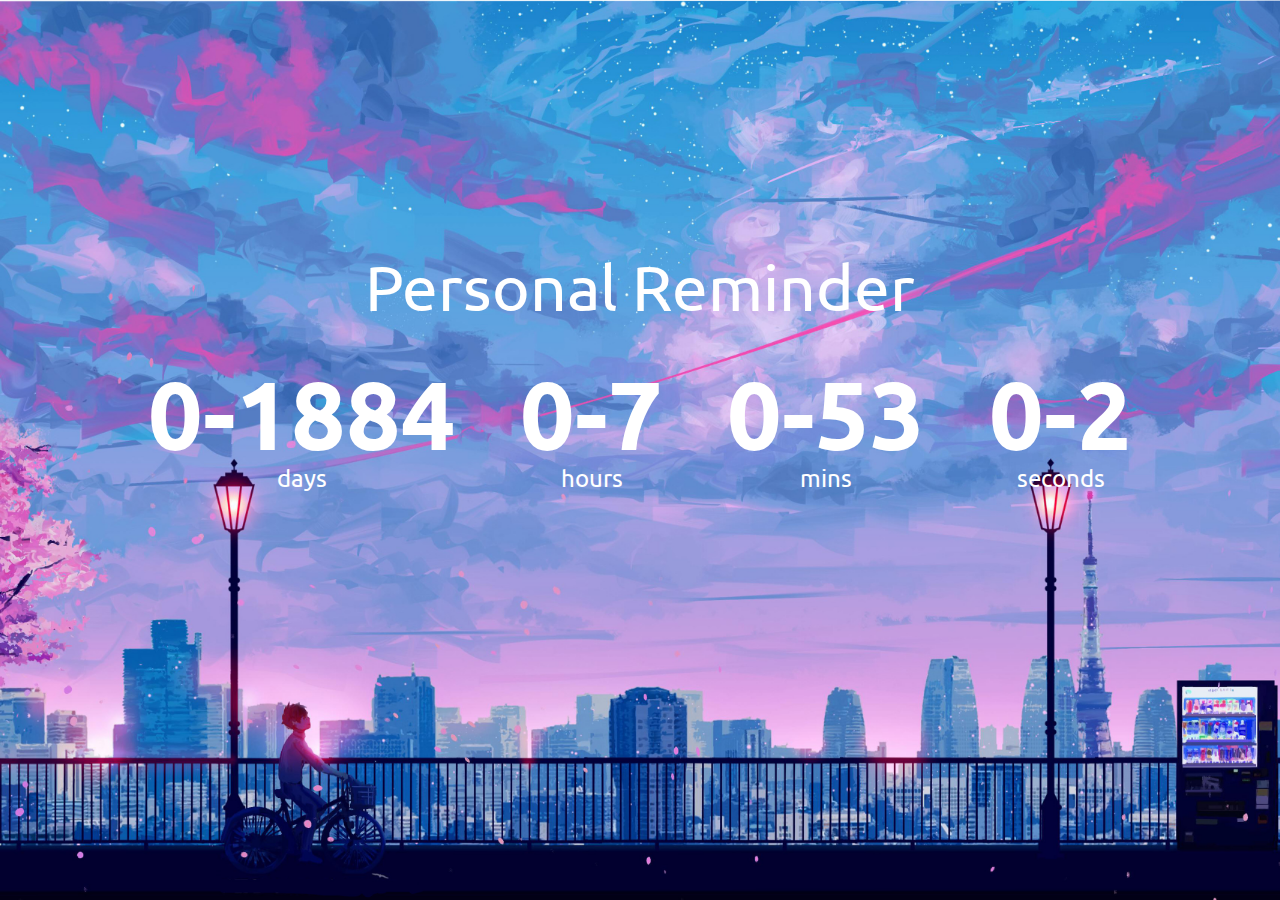
<file: index.html>
<!DOCTYPE html>
<html lang="en" dir="ltr">
  <head>
    <meta charset="utf-8">
    <meta name="viewport" content="width=device-width, initial-scale=1.0"/>
    <title>Personal Timer</title>
    <link rel="stylesheet" href="styles.css"/>
    <link rel="preconnect" href="https://fonts.gstatic.com">
    <link href="https://fonts.googleapis.com/css2?family=Ubuntu:wght@300&display=swap" rel="stylesheet">
  </head>
  <body>
      <h1>Personal Reminder</h1>

      <div class="countdown-container">
          <div class="countdown days-count">
              <p class="text" id='days'>0</p>
              <span>days</span>
          </div>
          <div class="countdown hours-count">
              <p class="text" id='hours'>0</p>
              <span>hours</span>
          </div>
          <div class="countdown mins-count">
              <p class="text" id='mins'>0</p>
              <span>mins</span>
          </div>
          <div class="countdown seconds-count">
              <p class="text" id='seconds'>0</p>
              <span>seconds</span>
          </div>
      </div>
      <script src="script.js" defer></script>
  </body>
</html>
</file>
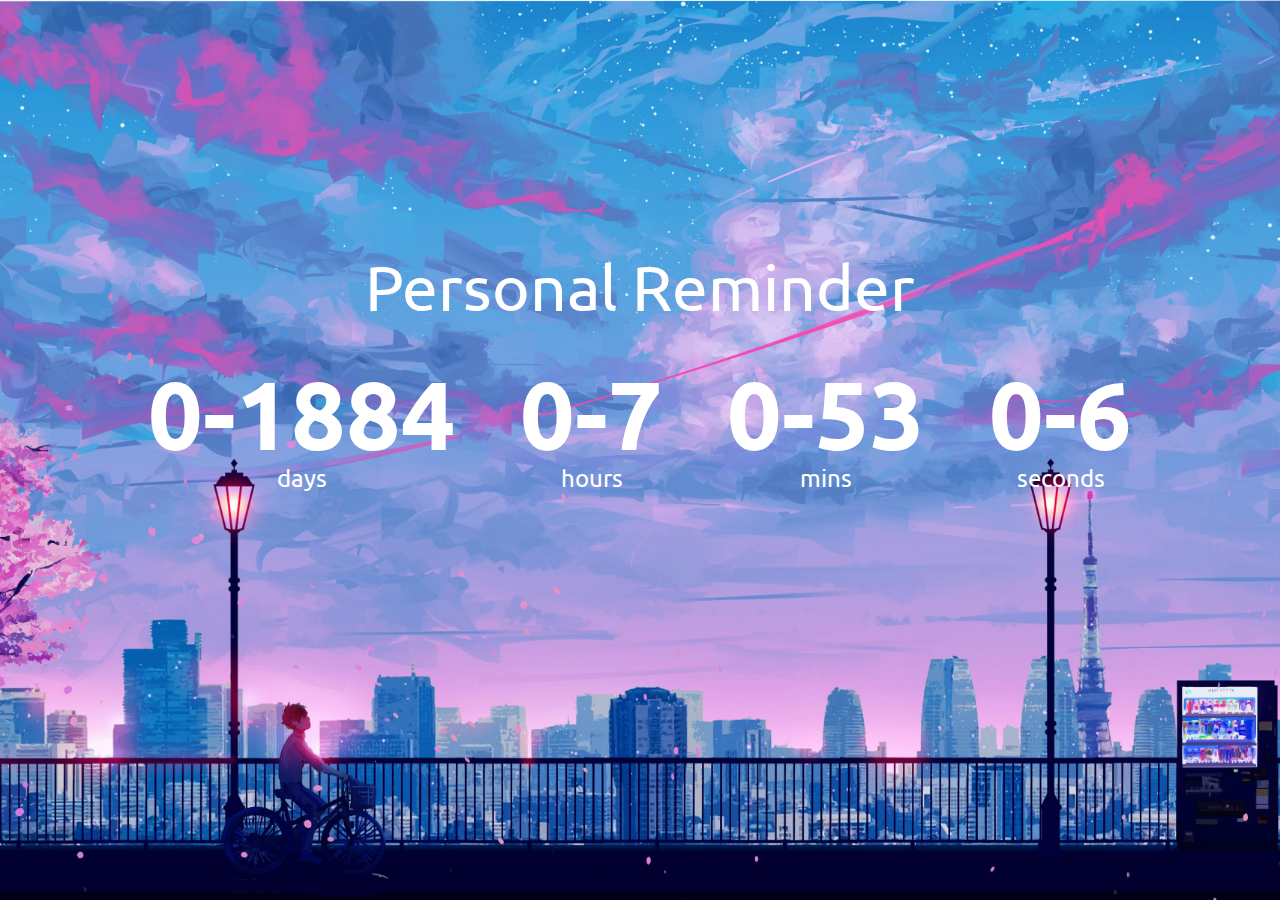
<file: Countdown-timer/index.html>
<!DOCTYPE html>
<html lang="en" dir="ltr">
  <head>
    <meta charset="utf-8">
    <meta name="viewport" content="width=device-width, initial-scale=1.0"/>
    <title>Personal Timer</title>
    <link rel="stylesheet" href="styles.css"/>
    <link rel="preconnect" href="https://fonts.gstatic.com">
    <link href="https://fonts.googleapis.com/css2?family=Ubuntu:wght@300&display=swap" rel="stylesheet">
  </head>
  <body>
      <h1>Personal Reminder</h1>

      <div class="countdown-container">
          <div class="countdown days-count">
              <p class="text" id='days'>0</p>
              <span>days</span>
          </div>
          <div class="countdown hours-count">
              <p class="text" id='hours'>0</p>
              <span>hours</span>
          </div>
          <div class="countdown mins-count">
              <p class="text" id='mins'>0</p>
              <span>mins</span>
          </div>
          <div class="countdown seconds-count">
              <p class="text" id='seconds'>0</p>
              <span>seconds</span>
          </div>
      </div>
      <script src="script.js" defer></script>
  </body>
</html>
</file>
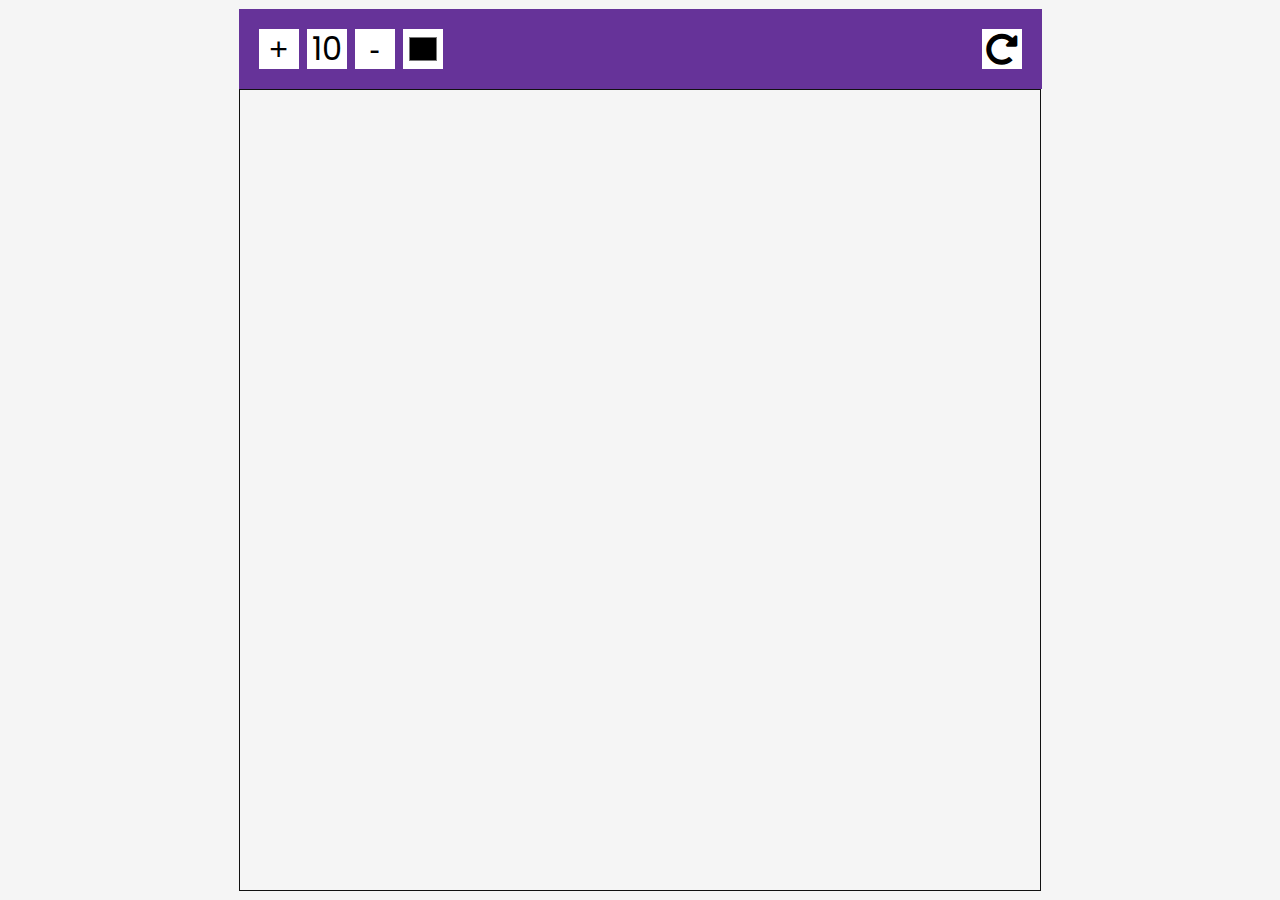
<file: drawing_app/index.html>
<!DOCTYPE html>
<html lang="en" dir="ltr">
  <head>
    <meta charset="utf-8">
    <title>Drawing App</title>
    <link rel="stylesheet" href="style.css">
    <link rel="stylesheet" href="https://cdnjs.cloudflare.com/ajax/libs/font-awesome/5.15.2/css/all.min.css">
    <script type="text/javascript" src="script.js" defer ></script>
  </head>
  <body>
    <div class="toolbox">
        <button id="increase">+</button>
        <span id="size">10</span>
        <button id="decrease">-</button>
        <input type="color" id="color">
        <button id="clear"><i class="fas fa-redo-alt"></i></button>
    </div>
    <canvas id="canvas" width="800" height="800"></canvas>

  </body>
  </html>
</file>
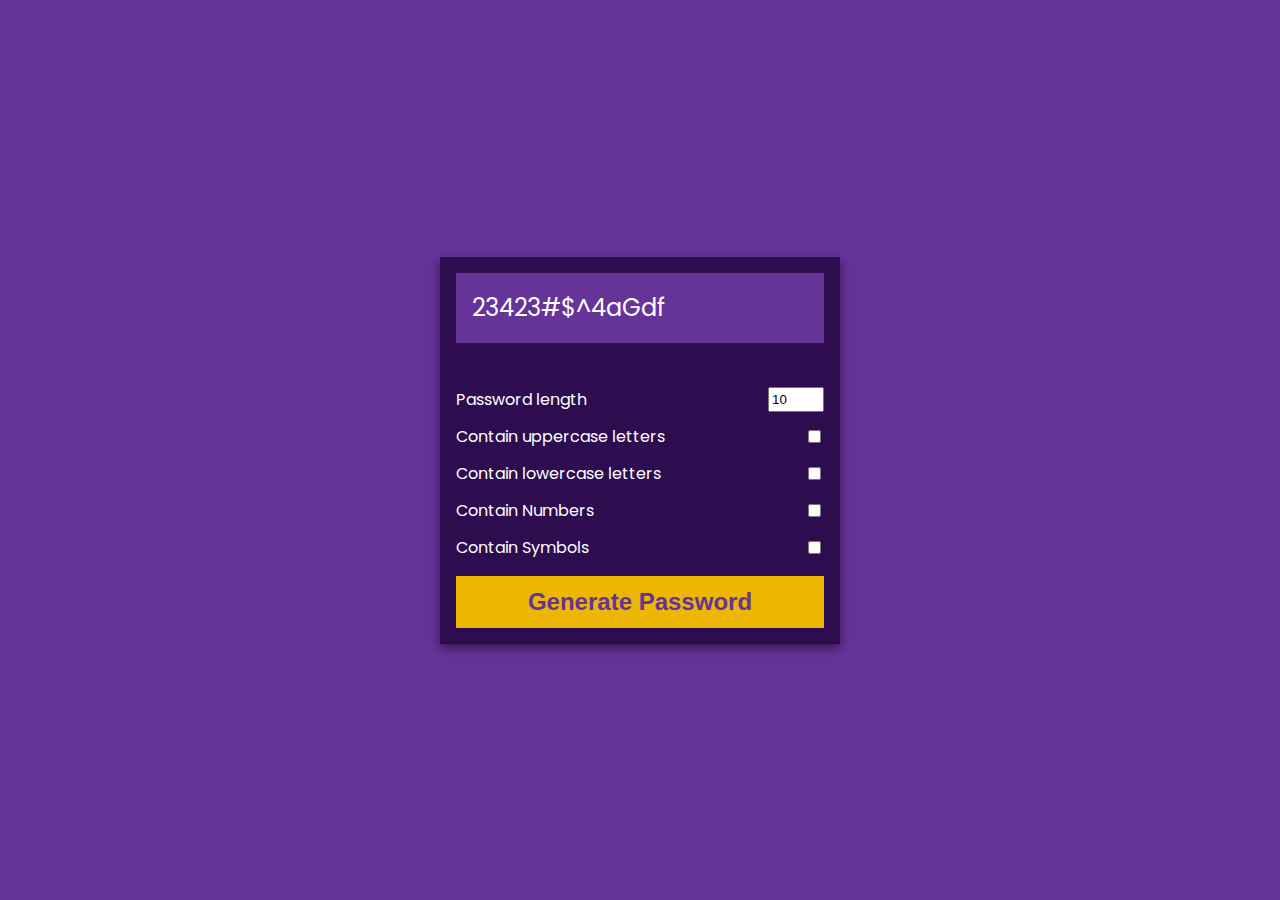
<file: password_generator/index.html>
<!DOCTYPE html>
<html lang="en" dir="ltr">
  <head>
    <meta charset="utf-8">
    <meta name="viewport" content = "width= device-width, initial-scale=1.0"/>
    <title>Password Generator</title>
    <link rel = "stylesheet" href="styles.css">
  </head>
  <body>
    <div class="pw-container">
        <div class="pw-header">
            <div class="pw">
              <span id="pw">23423#$^4aGdf</span>
              <button id="copy">Copy to clipboard</button>
            </div>

        </div>
        <div class="pw-body">
            <div class="form-control">
              <label for="length">Password length</label>
              <input id='length' value = "10" type = "number" min="4" max="20">
            </div>
            <div class="form-control">
              <label for="upper">Contain uppercase letters</label>
              <input id='upper' type = "checkbox">
            </div>
            <div class="form-control">
              <label for="lower">Contain lowercase letters</label>
              <input id='lower' type = "checkbox">
            </div>
            <div class="form-control">
              <label for="number">Contain Numbers</label>
              <input id='number' type = "checkbox">
            </div>
            <div class="form-control">
              <label for="symbols">Contain Symbols</label>
              <input id='symbols' type = "checkbox">
            </div>
            <button class="generate" id="generate">Generate Password</button>
    </div>
    <script src="script.js"></script>
  </body>
</html>
</file>
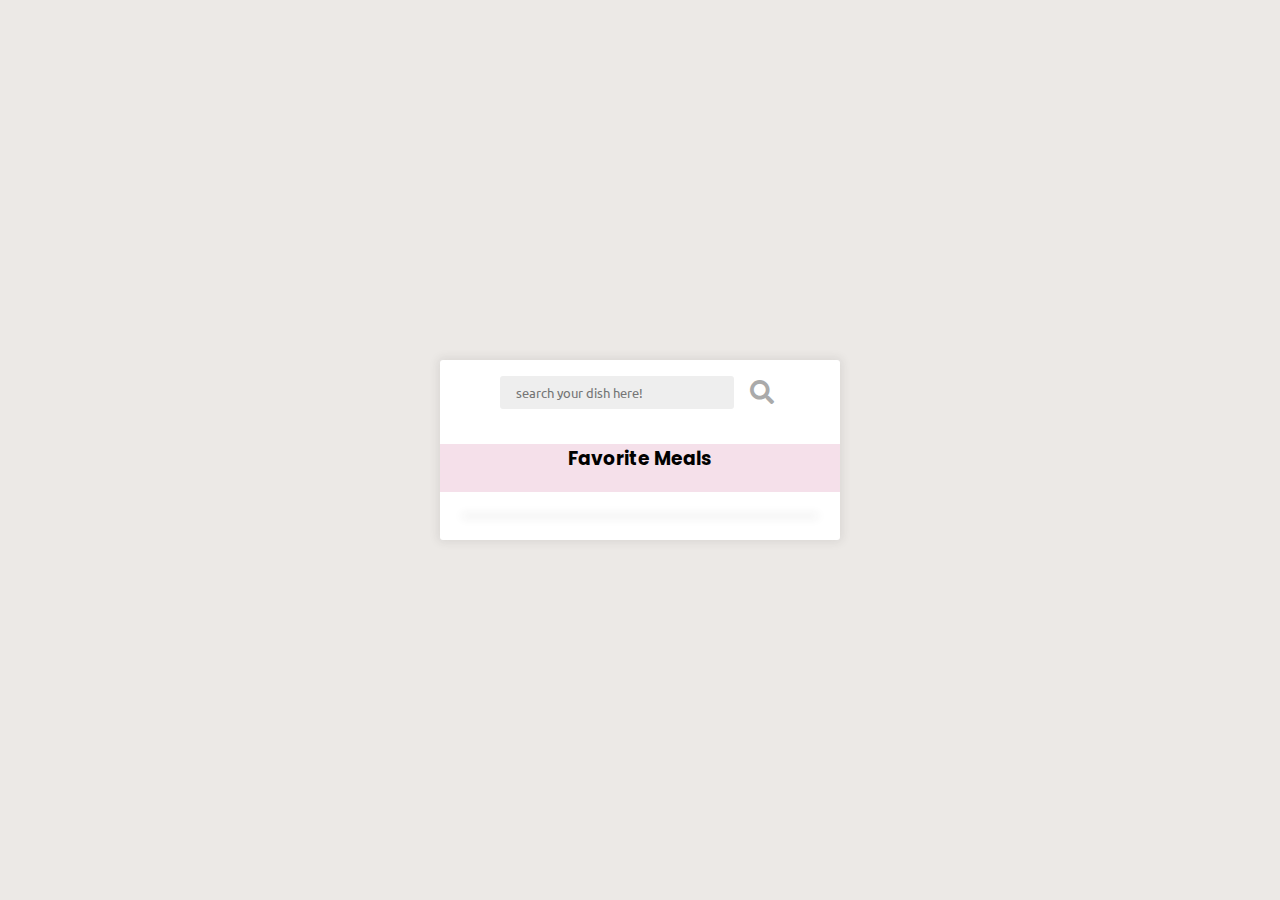
<file: recipe app/index.html>
<!DOCTYPE html>
<html lang="en" dir="ltr">
  <head>
    <meta charset="utf-8">
    <title>Recipes App</title>
    <link rel="stylesheet" href="styles.css">
    <link rel="stylesheet" href="https://cdnjs.cloudflare.com/ajax/libs/font-awesome/5.15.2/css/all.min.css">
  </head>
  <body>
    <div class="mobile-container">
      <header>
          <input type="text" placeholder="search your dish here!" id="search-term"><button id="search"><i class="fa fa-search"></i></button>
      </header>

      <div class="fav-container">
          <h3>Favorite Meals</h3>
          <ul class="fav-meals" id="fav-meals">
          </ul>
      </div>
      <div class="meals" id="meals"></div>

    </div>
    <div class="popup-container hidden" id='meal-popup'>
      <div class="popup">
        <button id="close-popup" class="close-popup"><i class="fa fa-times"></i></button>
            <div class="meal-info" id="meal-info">
            </div>
      </div>
    </div>
    <script type="text/javascript" src="script.js">
    </script>
  </body>
</html>
</file>
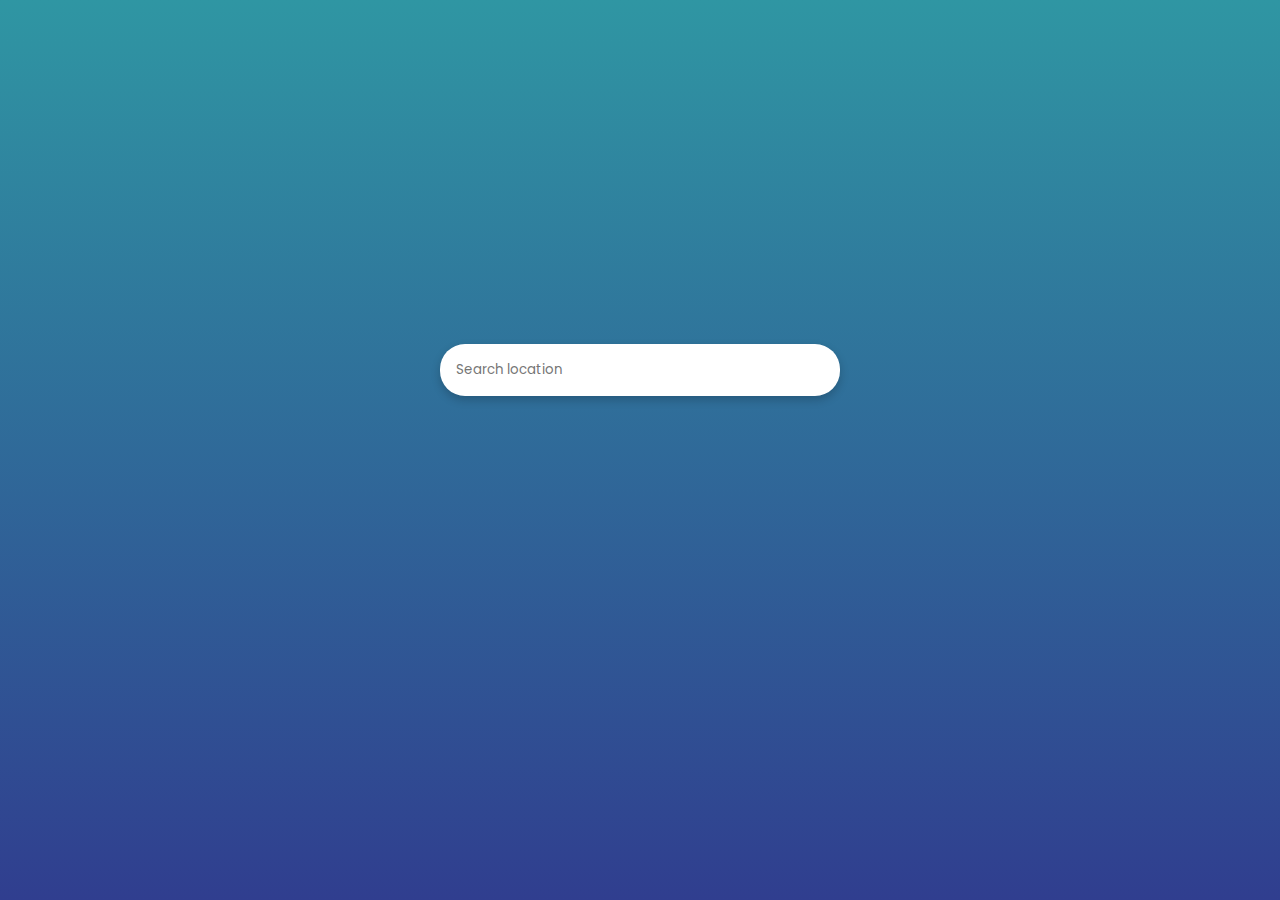
<file: Weather_app/index.html>
<!DOCTYPE html>
<html lang="en" dir="ltr">
  <head>
    <meta charset="utf-8">
    <meta name = "viewport" content = "width=device-width, initial-scale=1.0" />
    <link rel = "stylesheet" href = "style.css" />
    <link rel="stylesheet" href="https://cdnjs.cloudflare.com/ajax/libs/font-awesome/5.15.2/css/all.min.css">
    <title>Weather app</title>
  </head>
  <body>
    <form id="form">
        <input type="text" id="search" placeholder="Search location" />
    </form>
    <create id="vid"></create>
    <main id="main"></main>
    <div id="fore">
        <div id="humidity"></div>
        <div id="pressure"></div>
    </div>
    <script src = "script.js"></script>
  </body>
</html>
</file>
<file: styles.css>
@import url("https://fonts.googleapis.com/css2?family=Ubuntu:wght@300&display=swap");


body{
  background-image:url("final.jpg");
  font-family:Ubuntu;
  background-size: cover;
  display: flex;
  flex-direction: column;
  background-position: center center;
  min-height: 100vh;
  margin:0;
  align-items: center;
  justify-content: center;
  color:white;
}

h1{
  font-size: 4rem;
  font-weight: normal;
  margin-top: -10rem;
}

.countdown-container{
    display: flex;
    flex-wrap:wrap;
}

.countdown{
  text-align: center;
}

.countdown span{
  font-size: 1.5rem;
}

.text{
  font-size: 6rem;
  font-weight: bold;
  line-height: 1;
  margin:0 2rem;
}
</file>
<file: Countdown-timer/styles.css>
@import url("https://fonts.googleapis.com/css2?family=Ubuntu:wght@300&display=swap");


body{
  background-image:url("final.jpg");
  font-family:Ubuntu;
  background-size: cover;
  display: flex;
  flex-direction: column;
  background-position: center center;
  min-height: 100vh;
  margin:0;
  align-items: center;
  justify-content: center;
  color:white;
}

h1{
  font-size: 4rem;
  font-weight: normal;
  margin-top: -10rem;
}

.countdown-container{
    display: flex;
    flex-wrap:wrap;
}

.countdown{
  text-align: center;
}

.countdown span{
  font-size: 1.5rem;
}

.text{
  font-size: 6rem;
  font-weight: bold;
  line-height: 1;
  margin:0 2rem;
}
</file>
<file: drawing_app/style.css>
@import url("https://fonts.googleapis.com/css2?family=Ubuntu:wght@300&display=swap");
@import url("https://fonts.googleapis.com/css2?family=Poppins:wght@200;400;600&display=swap");

* {
  box-sizing: border-box;
}

body{
  background-color: #f5f5f5;
  display: flex;
  align-items: center;
  justify-content: center;
  flex-direction: column;
  font-family: "Poppins", sans-serif;
  margin: 0;
  min-height: 100vh;
  overflow: hidden;
}

canvas{
    border: 1px solid #111;
}

.toolbox {
   display: flex;
    width: 803px;
    background-color: rebeccapurple;
    padding: 1rem;
}

.toolbox > * {
    background-color: #fff;
    margin: 0.25rem;
    border: none;
    display: inline-flex;
    align-items: center;
    justify-content: center;
    font-size: 2rem;
    padding: 0.25rem;
    width: 40px;
    height: 40px;
}

.toolbox > *:last-child {
  margin-left: auto;
}
</file>
<file: password_generator/styles.css>
@import url("https://fonts.googleapis.com/css2?family=Poppins:wght@200;400;600&display=swap");

*{
    box-sizing: border-box;
}

body{
    background-color: rebeccapurple;
    color: white;
    font-family: "Poppins","sans-serif";
    margin: 0;
    display: flex;
    align-items: center;
    justify-content: center;
    min-height: 100vh;
    overflow: hidden;
}

.pw-container{
    background-color: rgb(45,12,80);
    width: 400px;
    box-shadow: 0 4px 10px rgba(0,0,0,0.5);
}

.pw-header{
  padding: 1rem;
}
.pw{
    background-color: rebeccapurple;
    display: flex;
    font-size: 1.5rem;
    align-items: center;
    height: 70px;
    width: 100%;
    padding:1rem;
    position: relative;
}
.pw button{
    background-color: rgb(29, 2, 56);
    border: none;
    color: white;
    font-weight: bold;
    font-family: inherit;
    padding: 0.5rem 1rem;
    position: absolute;
    bottom:0;
    left: 50%;
    cursor: pointer;
    transform: translate(-50%, 50%);
    transition: opacity 0.2s ease, transform 0.2s ease;
    opacity: 0;
}
.pw:hover button{
    opacity: 1;
    transform: translate(-50%, 30%);
}

.pw-body{
    padding: 1rem;
}
.form-control{
    color: white;
    display: flex;
    justify-content: space-between;
    margin: 0.75rem 0;
}

.generate{
    background-color: #ecb602;
    display: block;
    border: none;
    cursor: pointer;
    color: rebeccapurple;
    font-size: 1.5rem;
    font-weight: bold;
    margin-top: 1rem;
    padding: 0.75rem;
    width: 100%;
}
</file>
<file: recipe app/styles.css>
@import url("https://fonts.googleapis.com/css2?family=Ubuntu:wght@300&display=swap");
@import url("https://fonts.googleapis.com/css2?family=Poppins:wght@200;400;600&display=swap");

body{
  background: #ece9e6;
  background: -webkit-linear-gradient(
    to right,
    #ffffff,
    #ece9e6
  );
  background: linear-gradient(
    to right,
    #ffffff;
    #ece9e6;
  );

  display:flex;
  background-size: cover;
  background-position: center center;
  align-items: center;
  justify-content: center;
  font-family: "Poppins", sans-serif;
  margin:0;
  min-height: 100vh;
}

.mobile-container{
  box-shadow: 0 0 10px 2px #3333331a;
  background-color: #fff;
  width: 400px;
  border-radius: 3px;
  overflow: hidden;
}

img{
  max-width: 100%;
}

header{
  display:flex;
  align-items: center;
  justify-content: center;
  padding: 1rem;
  overflow: hidden;
}
header input{
  border-radius: 3px;
  border:none;
  font-family: Ubuntu;
  background-color: #eee;
  padding: 0.5rem 1rem;
}
header button{
  background-color: transparent;
  color:#aaa;
  border: none;
  font-size: 1.5rem;
  margin-left: 10px;
  cursor: pointer;
}
.fav-container{
  background-color: rgba(245,224,234);
  align-items: center;
  text-align: center;
}
.fav-meals{
      display: flex;
      flex-wrap: wrap;
      justify-content: center;
      list-style-type: none;
      padding: 0;
}
.fav-meals li{
  cursor: pointer;
  position: relative;
  margin: 2px;
  width: 95px;
}
.fav-meals li .clear{
    background-color: transparent;
    opacity: 0;
    border: none;
    cursor: pointer;
    position: absolute;
    top:-0.2rem;
    right: -0.2rem;
    font-size: 1.2rem;
}
.fav-meals li:hover .clear{
  opacity: 1;
}
.fav-meals li img{
    border: 2px solid black;
    box-shadow: 0 0 10px 2px #3333331a;
    border-radius: 50%;
    width: 65px;
    height: 65px;
    object-fit: cover;
    padding: 0;
}
.fav-meals li span{
  font-size: 0.8rem;
  display: inline-block;
  white-space: nowrap;
  overflow: hidden;
  text-overflow: ellipsis;
  width: 75px;
}
.fav-meals li:hover span{
  white-space: normal;
  overflow: normal;
}
.meals{
  margin: 1.5rem;
  border-radius: 3px;
  overflow: hidden;
  box-shadow: 0 0 10px 2px #3333331a;
  border-radius: 15px;
  background-color: rgba(245,224,234);
}
.meal-header{
  margin-top: 2rem;
  position: relative;
}
.meal-header .random{
  position: absolute;
  margin: 0.5rem;
  margin-left: 0;
  padding: 0.25rem 1rem;
  border-top-right-radius: 3px;
  border-bottom-right-radius: 3px;
  background-color: white;
}
.meal-header img{
    height: 250px;
    width: 100%;
    object-fit: cover;
    cursor: pointer;
}
.meal-body{
    display: flex;
    align-items: center;
    justify-content: space-between;
    padding: 1rem;
}

.meal-body h4{
  margin: 0;
}
.meal-body .fav-btn{
  background-color: transparent;
  border: none;
  color: rgb(197, 188, 188);
  cursor: pointer;
  font-size: 1.2rem;
}

.meal-body .fav-btn.active {
  color: crimson;
}
.popup-container{
  position: fixed;
  background-color: rgba(0,0,0,0.5);
  left:0;
  right:0;
  top:0;
  bottom:0;
  display: flex;
  align-items: center;
  justify-content: center;
}
.popup-container.hidden {
    opacity: 0;
    pointer-events: none;
}
.popup{
  background-color: #fff;
  overflow:auto;
  border-radius: 5px;
  position: relative;
  padding: 0 2rem;
  max-width: 400px;
  max-height: 100vh;
  width: 100%:
}
.meal-info h1{
  text-align: center;
  padding: auto;
}
.popup .close-popup{
    position: absolute;
    top: 1rem;
    right: 1rem;
    border:none;
    background-color:transparent;
    font-size:1.5rem;
    cursor: pointer;
}
</file>
<file: Weather_app/style.css>
@import url("https://fonts.googleapis.com/css2?family=Ubuntu:wght@300&display=swap");
@import url("https://fonts.googleapis.com/css2?family=Poppins:wght@200;400;600&display=swap");

*{
  box-sizing: border-box;
  font-family: 'Poppins' , sans-serif;
}

body{
  margin: 0;
  font-family: 'Poppins', sans-serif;
  background: linear-gradient(rgb(47, 150, 163), rgb(48, 62, 143));
  display: flex;
  flex-direction: column;
  align-items: center;
  justify-content: center;
  min-height: 100vh;
  color: white;
  overflow: hidden;
}
video{
  position: absolute;
  top: 0;
  left: 0;
  width: 100%;
  height: 100%;
  object-fit: cover;
  opacity: 0.8;
}
input{
  border: none;
  border-radius: 25px;
  padding: 1rem;
  background-color: white;
  width: 400px;
  box-shadow: 0 4px 10px rgba(0,0,0,0.2);
  font-family: inherit;
  position: relative;
  z-index: 1000;
}
input: focus {
  outline: none;
}
#fore{
  display: flex;
  padding: 2rem;
  font-family: sans-serif;
}
#humidity{
  padding: 3rem;
  position: relative;
}
#pressure{
  position: relative;
  padding: 3rem;
}
.weather{
    text-align: center;
    position: relative;
    font-family: 'Ubuntu', sans-serif;
}
.weather img{
    transform: scale(2);
}
.weather h2{
  margin-bottom: 0;
  font-size: 35px;
}
.weather h1{
   font-size: 4.5rem;
}
.weather h3{
   font-size: 1.3rem;
}
.weather h1 .deg{
   padding-top: 3rem;
   margin-top: 0;
   display: inline;
   font-size: 4rem;
}
</file>
